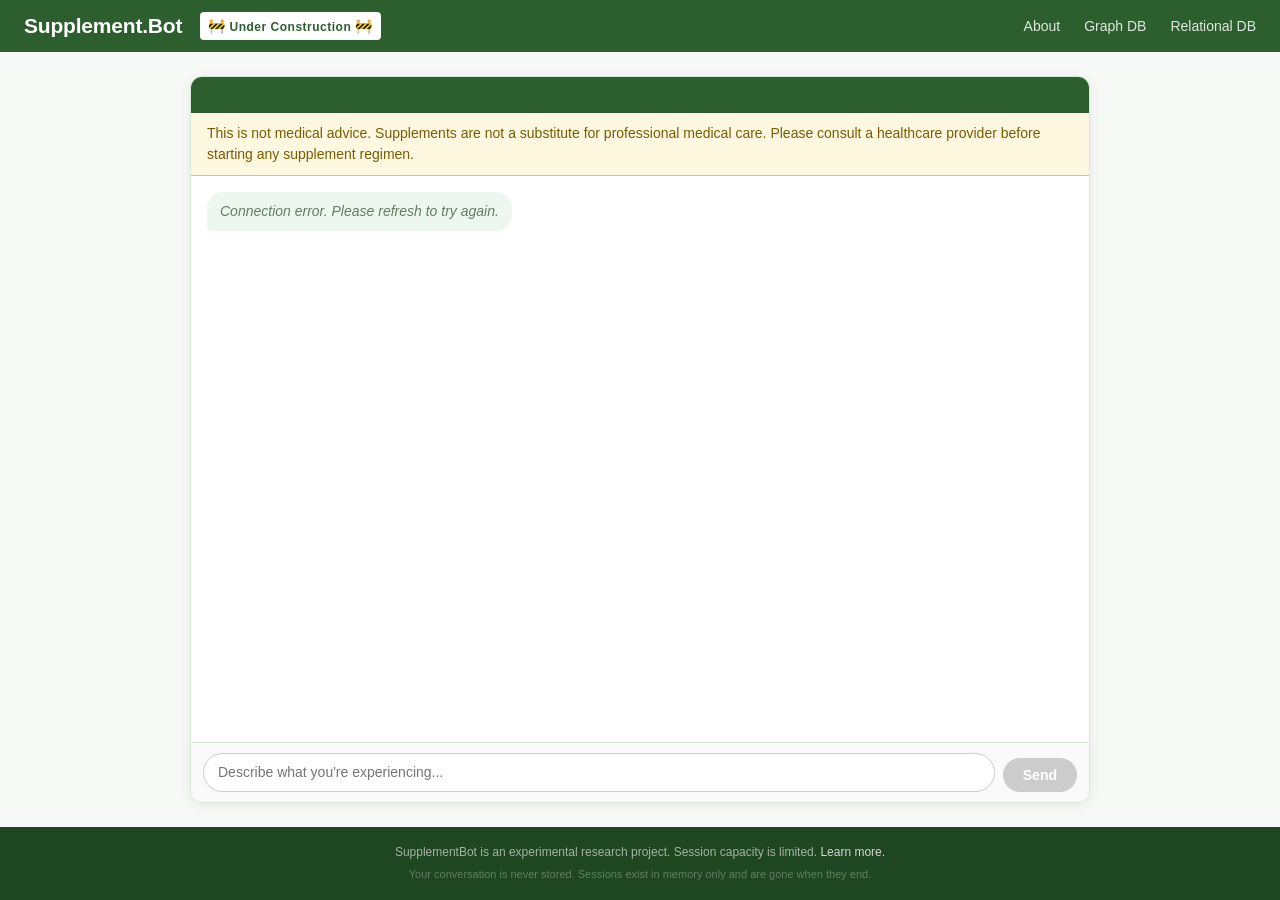
<file: index.html>
<!DOCTYPE html>
<html lang="en">
<head>
    <meta charset="UTF-8">
    <meta name="viewport" content="width=device-width, initial-scale=1.0">
    <title>SupplementBot — Symptom-Guided Supplement Intake</title>
    <link rel="stylesheet" href="style.css">
</head>
<body>
    <nav class="site-nav">
        <a href="/" class="nav-brand">Supplement.Bot</a>
                <span id="construction-badge"><span class="badge-icon">🚧</span> <strong>Under Construction</strong> <span class="badge-icon">🚧</span></span>
        <div class="nav-links">
            <a href="/about.html">About</a>
            <a href="/explore/graph.html">Graph DB</a>
            <a href="/explore/relational.html">Relational DB</a>
        </div>
    </nav>

    <div id="donor-banner" class="hidden">
        <span>Thank you for your donation — it means the world. Your session is on us. 💚</span>
        <button id="donor-banner-close" aria-label="Dismiss">&times;</button>
    </div>

    <main class="chat-page">
        <div id="chat-layout">

        <aside id="debug-panel" class="hidden">
            <h2>LLM Prompt</h2>
            <div id="debug-turns"></div>
        </aside>

        <div id="app">
            <div id="app-header"></div>

            <div id="disclaimer">
                This is not medical advice. Supplements are not a substitute for
                professional medical care. Please consult a healthcare provider
                before starting any supplement regimen.
            </div>

            <div id="chat-container">
                <div id="messages"></div>
                <div id="typing-indicator" class="hidden">
                    <span class="dot"></span><span class="dot"></span><span class="dot"></span>
                </div>
            </div>

            <div id="emergency-block" class="hidden">
                <h2>Please seek immediate help</h2>
                <p><strong>Emergency:</strong> Call <a href="tel:911">911</a></p>
                <p><strong>Crisis Hotline:</strong> Call or text <a href="tel:988">988</a></p>
                <p><strong>Crisis Text Line:</strong> Text HOME to 741741</p>
                <p>If you are experiencing a medical emergency, please contact
                   emergency services immediately.</p>
            </div>

            <div id="denied-block" class="hidden">
                <p id="denied-message"></p>
            </div>

            <form id="input-form">
                <textarea id="user-input" placeholder="Describe what you're experiencing..."
                          autocomplete="off" autofocus rows="1"></textarea>
                <button type="submit" id="send-btn">Send</button>
            </form>
        </div>

        <aside id="citations-panel" class="hidden">
            <h2>Research Support</h2>
            <p class="citations-intro">PubMed citations associated with ingredients discussed below.</p>
            <div id="citations-list"></div>
        </aside>

        </div><!-- end chat-layout -->
    </main>

    <footer class="site-footer">
        <p>SupplementBot is an experimental research project. Session capacity is limited. <a href="/about.html">Learn more.</a></p>
        <p class="footer-privacy">Your conversation is never stored. Sessions exist in memory only and are gone when they end.</p>
    </footer>

    <script src="chat.js"></script>
</body>
</html>
</file>
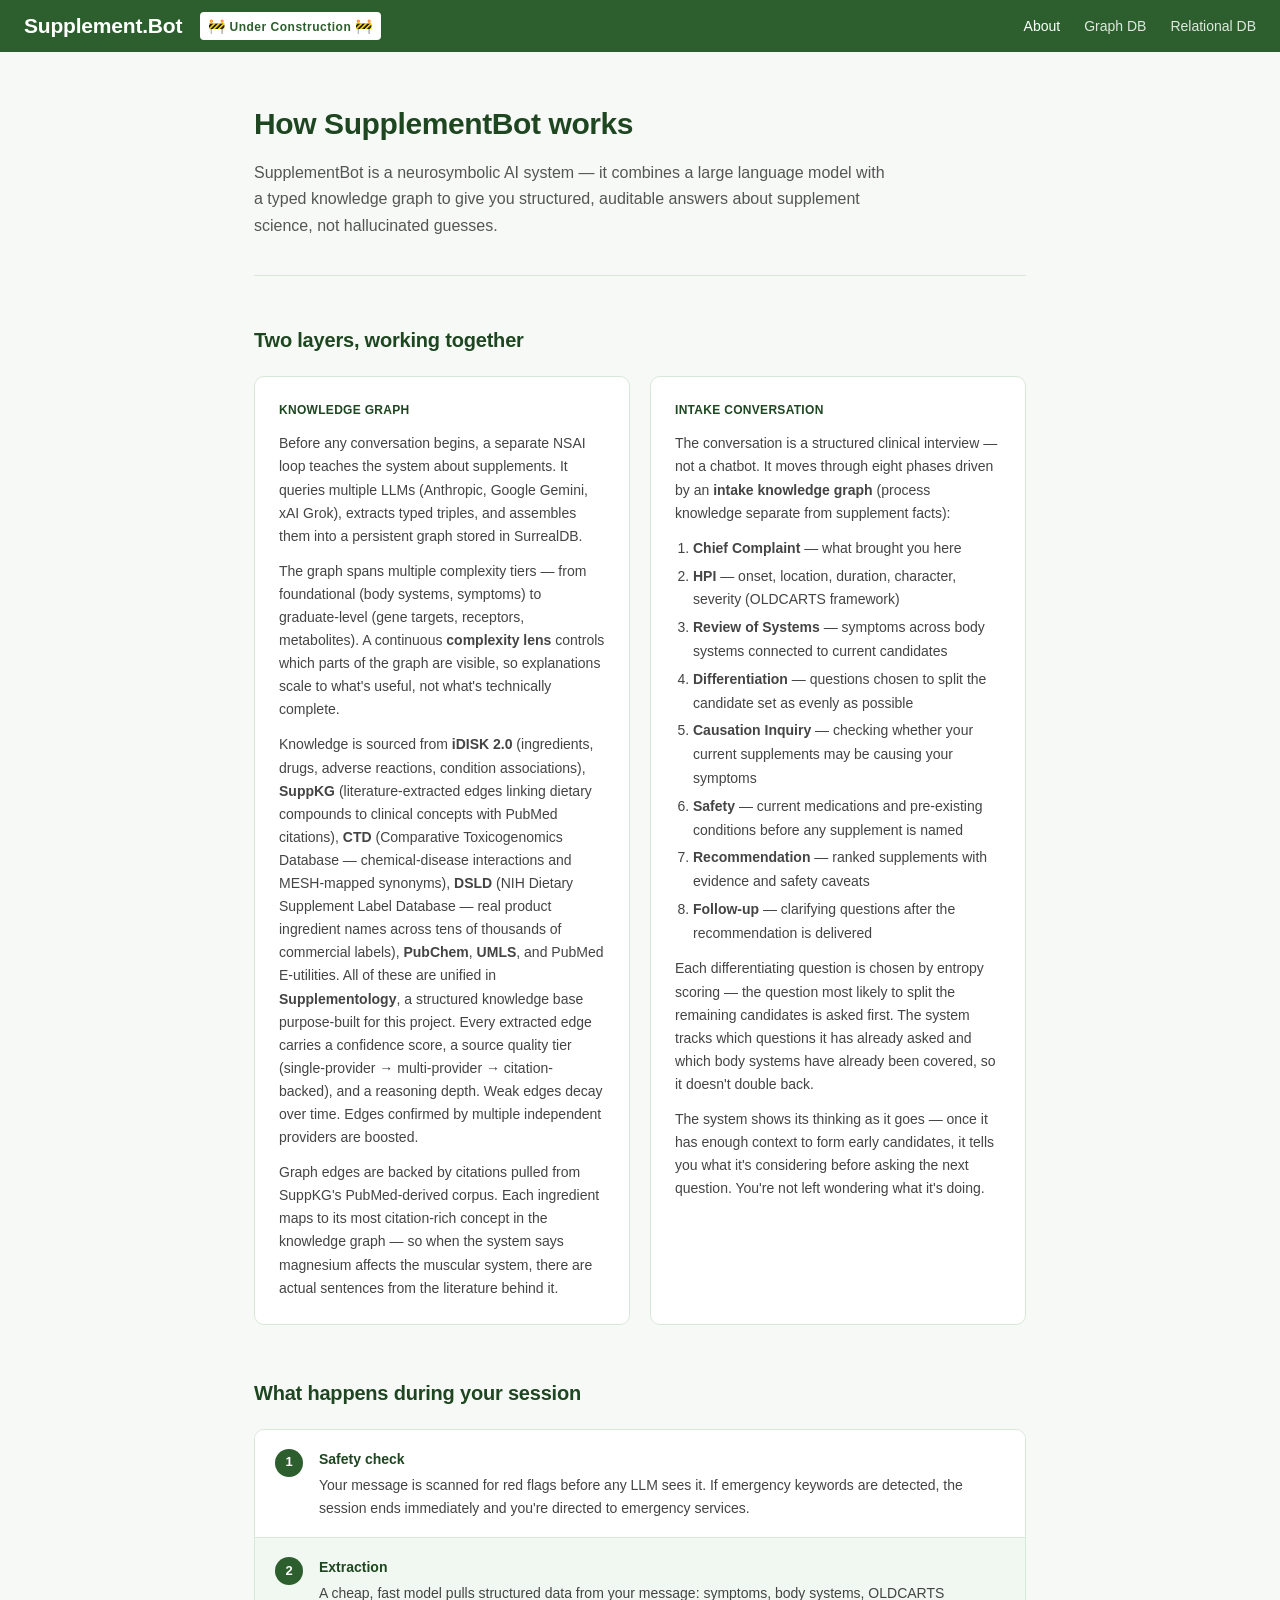
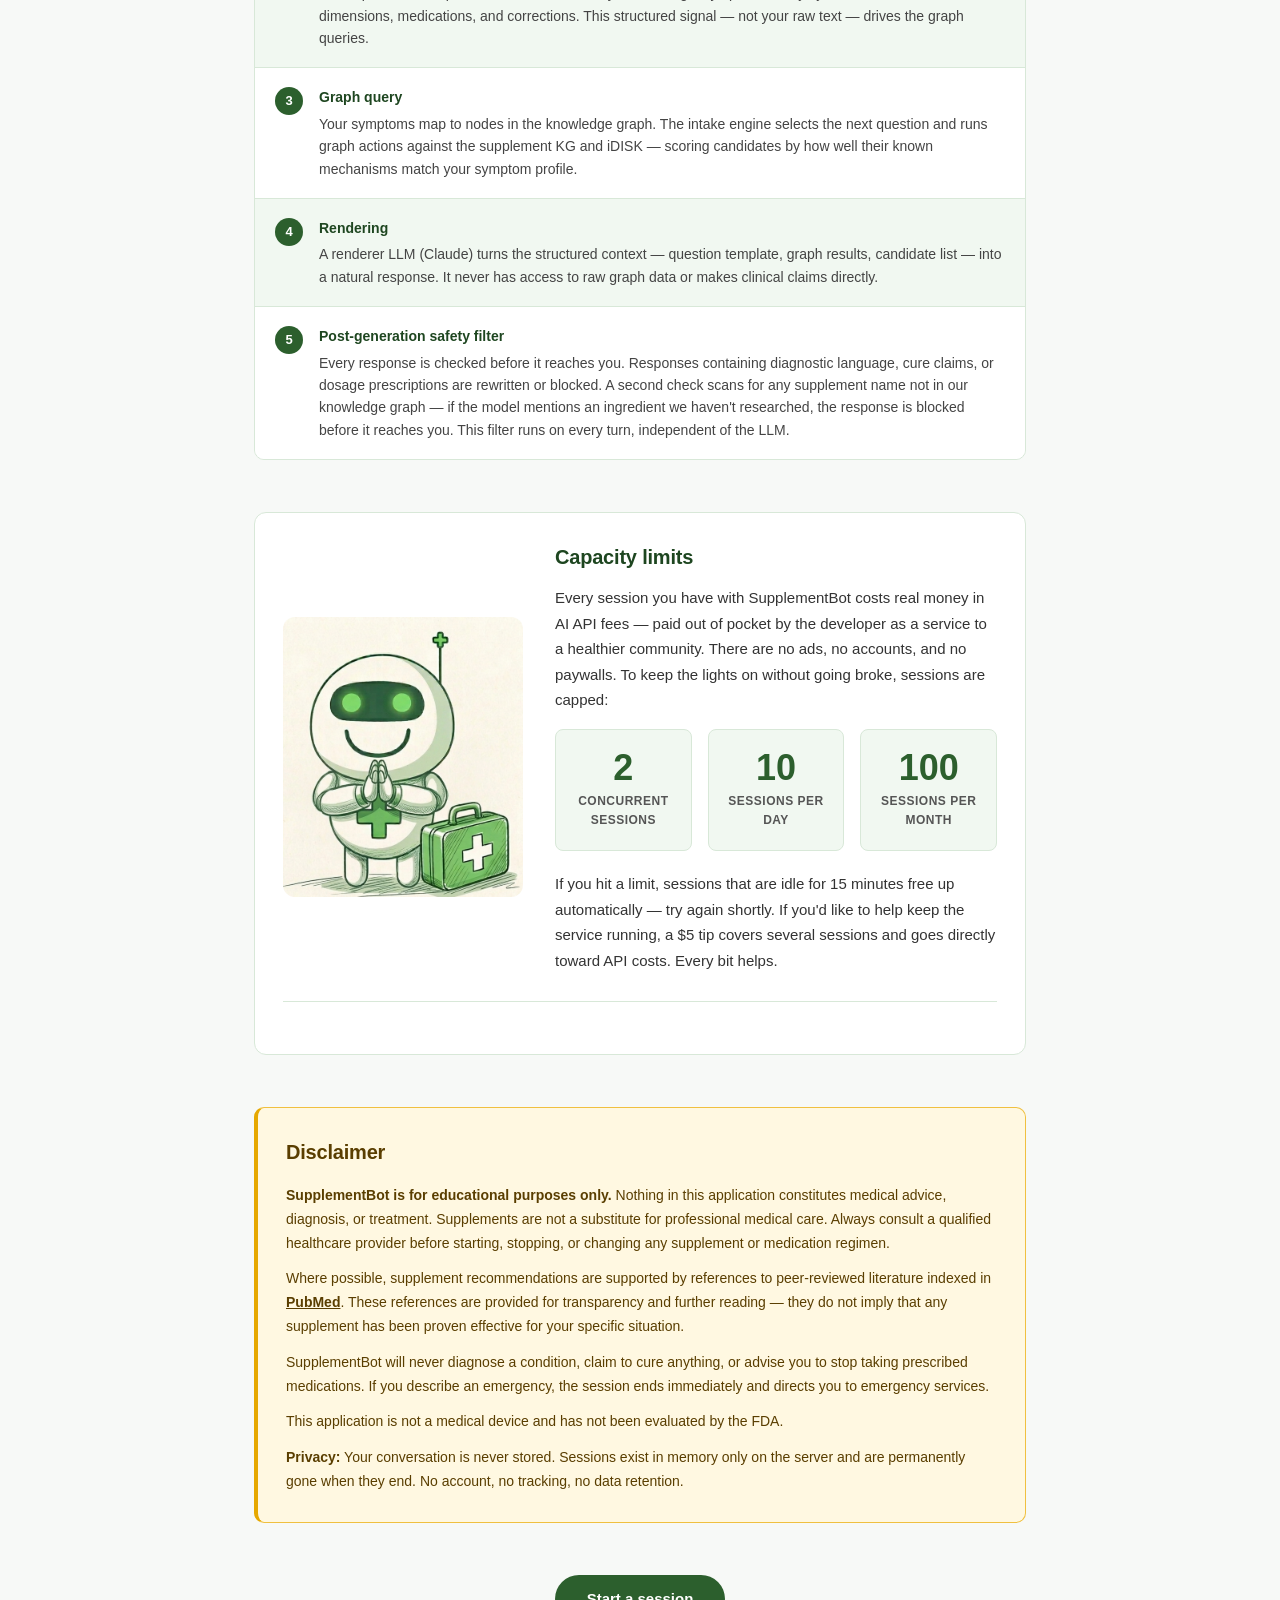
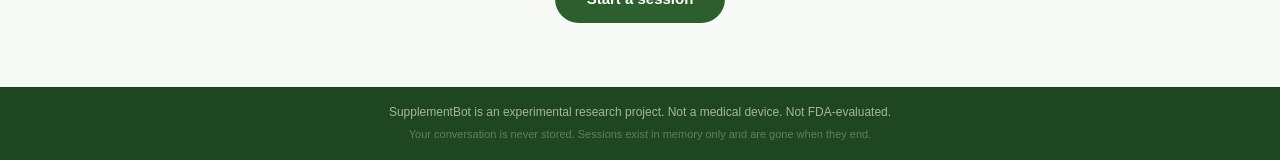
<file: about.html>
<!DOCTYPE html>
<html lang="en" class="scrollable">
<head>
    <meta charset="UTF-8">
    <meta name="viewport" content="width=device-width, initial-scale=1.0">
    <title>About — SupplementBot</title>
    <link rel="stylesheet" href="style.css">
</head>
<body>
    <nav class="site-nav">
        <a href="/" class="nav-brand">Supplement.Bot</a>
        <span id="construction-badge"><span class="badge-icon">🚧</span> <strong>Under Construction</strong> <span class="badge-icon">🚧</span></span>
        <div class="nav-links">
            <a href="/about.html" class="active">About</a>
            <a href="/explore/graph.html">Graph DB</a>
            <a href="/explore/relational.html">Relational DB</a>
        </div>
    </nav>

    <main class="about-page">

        <section class="about-hero">
            <h1>How SupplementBot works</h1>
            <p>SupplementBot is a neurosymbolic AI system — it combines a large language model with a typed knowledge graph to give you structured, auditable answers about supplement science, not hallucinated guesses.</p>
        </section>

        <section class="about-section">
            <h2>Two layers, working together</h2>
            <div class="two-col">
                <div class="col-card">
                    <h3>Knowledge graph</h3>
                    <p>Before any conversation begins, a separate NSAI loop teaches the system about supplements. It queries multiple LLMs (Anthropic, Google Gemini, xAI Grok), extracts typed triples, and assembles them into a persistent graph stored in SurrealDB.</p>
                    <p>The graph spans multiple complexity tiers — from foundational (body systems, symptoms) to graduate-level (gene targets, receptors, metabolites). A continuous <strong>complexity lens</strong> controls which parts of the graph are visible, so explanations scale to what's useful, not what's technically complete.</p>
                    <p>Knowledge is sourced from <strong>iDISK 2.0</strong> (ingredients, drugs, adverse reactions, condition associations), <strong>SuppKG</strong> (literature-extracted edges linking dietary compounds to clinical concepts with PubMed citations), <strong>CTD</strong> (Comparative Toxicogenomics Database — chemical-disease interactions and MESH-mapped synonyms), <strong>DSLD</strong> (NIH Dietary Supplement Label Database — real product ingredient names across tens of thousands of commercial labels), <strong>PubChem</strong>, <strong>UMLS</strong>, and PubMed E-utilities. All of these are unified in <strong>Supplementology</strong>, a structured knowledge base purpose-built for this project. Every extracted edge carries a confidence score, a source quality tier (single-provider → multi-provider → citation-backed), and a reasoning depth. Weak edges decay over time. Edges confirmed by multiple independent providers are boosted.</p>
                    <p>Graph edges are backed by citations pulled from SuppKG's PubMed-derived corpus. Each ingredient maps to its most citation-rich concept in the knowledge graph — so when the system says magnesium affects the muscular system, there are actual sentences from the literature behind it.</p>
                </div>
                <div class="col-card">
                    <h3>Intake conversation</h3>
                    <p>The conversation is a structured clinical interview — not a chatbot. It moves through eight phases driven by an <strong>intake knowledge graph</strong> (process knowledge separate from supplement facts):</p>
                    <ol class="phase-list">
                        <li><strong>Chief Complaint</strong> — what brought you here</li>
                        <li><strong>HPI</strong> — onset, location, duration, character, severity (OLDCARTS framework)</li>
                        <li><strong>Review of Systems</strong> — symptoms across body systems connected to current candidates</li>
                        <li><strong>Differentiation</strong> — questions chosen to split the candidate set as evenly as possible</li>
                        <li><strong>Causation Inquiry</strong> — checking whether your current supplements may be causing your symptoms</li>
                        <li><strong>Safety</strong> — current medications and pre-existing conditions before any supplement is named</li>
                        <li><strong>Recommendation</strong> — ranked supplements with evidence and safety caveats</li>
                        <li><strong>Follow-up</strong> — clarifying questions after the recommendation is delivered</li>
                    </ol>
                    <p>Each differentiating question is chosen by entropy scoring — the question most likely to split the remaining candidates is asked first. The system tracks which questions it has already asked and which body systems have already been covered, so it doesn't double back.</p>
                    <p>The system shows its thinking as it goes — once it has enough context to form early candidates, it tells you what it's considering before asking the next question. You're not left wondering what it's doing.</p>
                </div>
            </div>
        </section>

        <section class="about-section">
            <h2>What happens during your session</h2>
            <div class="pipeline">
                <div class="pipeline-step">
                    <span class="step-num">1</span>
                    <div>
                        <strong>Safety check</strong>
                        <p>Your message is scanned for red flags before any LLM sees it. If emergency keywords are detected, the session ends immediately and you're directed to emergency services.</p>
                    </div>
                </div>
                <div class="pipeline-step">
                    <span class="step-num">2</span>
                    <div>
                        <strong>Extraction</strong>
                        <p>A cheap, fast model pulls structured data from your message: symptoms, body systems, OLDCARTS dimensions, medications, and corrections. This structured signal — not your raw text — drives the graph queries.</p>
                    </div>
                </div>
                <div class="pipeline-step">
                    <span class="step-num">3</span>
                    <div>
                        <strong>Graph query</strong>
                        <p>Your symptoms map to nodes in the knowledge graph. The intake engine selects the next question and runs graph actions against the supplement KG and iDISK — scoring candidates by how well their known mechanisms match your symptom profile.</p>
                    </div>
                </div>
                <div class="pipeline-step">
                    <span class="step-num">4</span>
                    <div>
                        <strong>Rendering</strong>
                        <p>A renderer LLM (Claude) turns the structured context — question template, graph results, candidate list — into a natural response. It never has access to raw graph data or makes clinical claims directly.</p>
                    </div>
                </div>
                <div class="pipeline-step">
                    <span class="step-num">5</span>
                    <div>
                        <strong>Post-generation safety filter</strong>
                        <p>Every response is checked before it reaches you. Responses containing diagnostic language, cure claims, or dosage prescriptions are rewritten or blocked. A second check scans for any supplement name not in our knowledge graph — if the model mentions an ingredient we haven't researched, the response is blocked before it reaches you. This filter runs on every turn, independent of the LLM.</p>
                    </div>
                </div>
            </div>
        </section>

        <section class="about-section about-limits" id="capacity">
            <div class="limits-hero">
                <img src="bot.png" alt="SupplementBot mascot" class="limits-mascot">
                <div class="limits-text">
                    <h2>Capacity limits</h2>
                    <p>Every session you have with SupplementBot costs real money in AI API fees — paid out of pocket by the developer as a service to a healthier community. There are no ads, no accounts, and no paywalls. To keep the lights on without going broke, sessions are capped:</p>
                    <div class="limits-grid">
                        <div class="limit-card">
                            <span class="limit-num">2</span>
                            <span class="limit-label">concurrent sessions</span>
                        </div>
                        <div class="limit-card">
                            <span class="limit-num">10</span>
                            <span class="limit-label">sessions per day</span>
                        </div>
                        <div class="limit-card">
                            <span class="limit-num">100</span>
                            <span class="limit-label">sessions per month</span>
                        </div>
                    </div>
                    <p>If you hit a limit, sessions that are idle for 15 minutes free up automatically — try again shortly. If you'd like to help keep the service running, a $5 tip covers several sessions and goes directly toward API costs. Every bit helps.</p>
                </div>
            </div>
            <div class="limits-stripe">
                <script async src="https://js.stripe.com/v3/buy-button.js"></script>
                <stripe-buy-button
                    buy-button-id="buy_btn_1TGSfKBPb6BbiDhAg5iNzHie"
                    publishable-key="pk_live_51TGREaBPb6BbiDhAraoyB5AECcX2pMSNjJ5GsBDpA8kOOJljAivQil7CBOOPVVL7HxpmArcJGsTwqNEZorev7cWp00NJZHFh98">
                </stripe-buy-button>
            </div>
        </section>

        <section class="about-disclaimer">
            <h2>Disclaimer</h2>
            <p><strong>SupplementBot is for educational purposes only.</strong> Nothing in this application constitutes medical advice, diagnosis, or treatment. Supplements are not a substitute for professional medical care. Always consult a qualified healthcare provider before starting, stopping, or changing any supplement or medication regimen.</p>
            <p>Where possible, supplement recommendations are supported by references to peer-reviewed literature indexed in <a href="https://pubmed.ncbi.nlm.nih.gov/" target="_blank" rel="noopener">PubMed</a>. These references are provided for transparency and further reading — they do not imply that any supplement has been proven effective for your specific situation.</p>
            <p>SupplementBot will never diagnose a condition, claim to cure anything, or advise you to stop taking prescribed medications. If you describe an emergency, the session ends immediately and directs you to emergency services.</p>
            <p>This application is not a medical device and has not been evaluated by the FDA.</p>
            <p><strong>Privacy:</strong> Your conversation is never stored. Sessions exist in memory only on the server and are permanently gone when they end. No account, no tracking, no data retention.</p>
        </section>

        <div class="about-cta">
            <a href="/" class="cta-btn">Start a session</a>
        </div>

    </main>

    <footer class="site-footer">
        <p>SupplementBot is an experimental research project. Not a medical device. Not FDA-evaluated.</p>
        <p class="footer-privacy">Your conversation is never stored. Sessions exist in memory only and are gone when they end.</p>
    </footer>
</body>
</html>
</file>
<file: style.css>
/* ============================================================
   Reset & base
   ============================================================ */

*, *::before, *::after {
    margin: 0;
    padding: 0;
    box-sizing: border-box;
}

:root {
    --green-dark:   #1e4620;
    --green:        #2c5f2d;
    --green-mid:    #3a7d3c;
    --green-light:  #e8f5e9;
    --green-pale:   #f1f8f1;
    --text:         #1a1a1a;
    --text-muted:   #555;
    --border:       #d8e8d8;
    --bg:           #f7f9f7;
    --white:        #ffffff;
    --warning-bg:   #fff8e1;
    --warning-text: #795b00;
    --warning-border: #f0c040;
    --danger:       #c62828;
    --danger-bg:    #ffebee;
}

html, body {
    height: 100%;
}

/* Chat page: no scrollbar — widget fills exactly */
html:not(.scrollable), html:not(.scrollable) body {
    overflow: hidden;
}

html {
    font-size: 16px;
    -webkit-text-size-adjust: 100%;
}

body {
    font-family: -apple-system, BlinkMacSystemFont, "Segoe UI", Roboto, sans-serif;
    background: var(--bg);
    color: var(--text);
    line-height: 1.6;
    display: flex;
    flex-direction: column;
}

a {
    color: var(--green);
    text-decoration: none;
}

a:hover {
    text-decoration: underline;
}

/* ============================================================
   Site nav
   ============================================================ */

.site-nav {
    background: var(--green);
    padding: 0 24px;
    height: 52px;
    min-height: 52px;
    max-height: 52px;
    display: flex;
    align-items: center;
    justify-content: flex-start;
    width: 100%;
    overflow: hidden;
    box-sizing: border-box;
}

.nav-brand {
    color: #fff;
    font-size: 21px;
    font-weight: 700;
    letter-spacing: -0.2px;
    text-decoration: none;
}

.nav-brand:hover {
    text-decoration: none;
    opacity: 0.9;
}

.nav-links {
    display: flex;
    gap: 24px;
    margin-left: auto;
}

.nav-links a {
    color: rgba(255,255,255,0.85);
    font-size: 14px;
    font-weight: 500;
    text-decoration: none;
}

.nav-links a:hover,
.nav-links a.active {
    color: #fff;
    text-decoration: none;
}

/* ============================================================
   Site footer
   ============================================================ */

.site-footer {
    background: var(--green-dark);
    color: rgba(255,255,255,0.6);
    font-size: 12px;
    text-align: center;
    padding: 16px 24px;
    width: 100%;
}

.site-footer a {
    color: rgba(255,255,255,0.8);
}

/* Donor thank-you banner */
#donor-banner {
    background: var(--green-mid);
    color: #fff;
    padding: 10px 20px;
    display: flex;
    align-items: center;
    justify-content: center;
    gap: 12px;
    font-size: 14px;
    font-weight: 500;
    animation: fadeIn 0.4s ease;
}

#donor-banner-close {
    background: none;
    border: none;
    color: rgba(255,255,255,0.8);
    font-size: 20px;
    cursor: pointer;
    line-height: 1;
    padding: 0 4px;
    margin-left: auto;
}

#donor-banner-close:hover {
    color: #fff;
}

.footer-privacy {
    margin-top: 4px;
    font-size: 11px;
    opacity: 0.5;
}

/* ============================================================
   Chat page layout
   ============================================================ */

.chat-page {
    flex: 1;
    display: flex;
    flex-direction: column;
    align-items: stretch;
    padding: 24px;
    overflow: hidden;
}

/* Two-column wrapper — chat stays centered, citations float right */
#chat-layout {
    flex: 1;
    display: grid;
    grid-template-columns: 1fr minmax(0, 900px) 1fr;
    gap: 0;
    min-height: 0;
}

/* Debug prompt panel (left column) */
#debug-panel {
    grid-column: 1;
    justify-self: end;
    width: 360px;
    margin-right: 20px;
    background: #1e1e2e;
    color: #cdd6f4;
    border-radius: 12px;
    padding: 20px;
    overflow-y: auto;
    font-family: monospace;
    font-size: 11px;
    animation: fadeIn 0.3s ease;
}

#debug-panel h2 {
    font-size: 13px;
    font-weight: 700;
    color: #a6e3a1;
    margin-bottom: 12px;
}

.debug-turn {
    margin-bottom: 20px;
    border-top: 1px solid #45475a;
    padding-top: 10px;
}

.debug-turn h3 {
    font-size: 11px;
    color: #89b4fa;
    margin-bottom: 6px;
}

.debug-prompt-text {
    white-space: pre-wrap;
    word-break: break-word;
    line-height: 1.5;
    color: #cdd6f4;
}

/* with-debug and with-citations classes kept for JS hooks but grid handles layout */

/* Citations panel — right column, doesn't shift the chat */
#citations-panel {
    grid-column: 3;
    width: 320px;
    max-height: 100%;
    background: var(--white);
    border: 1px solid var(--border);
    border-radius: 12px;
    padding: 20px;
    margin-left: 20px;
    overflow-y: auto;
    animation: fadeIn 0.3s ease;
    align-self: start;
}

#citations-panel h2 {
    font-size: 15px;
    font-weight: 700;
    color: var(--green-dark);
    margin-bottom: 6px;
}

.citations-intro {
    font-size: 12px;
    color: var(--text-muted);
    margin-bottom: 16px;
    line-height: 1.4;
}

.citation-group {
    margin-bottom: 20px;
}

.citation-group h3 {
    font-size: 13px;
    font-weight: 700;
    color: var(--green-dark);
    text-transform: capitalize;
    margin-bottom: 8px;
    padding-bottom: 4px;
    border-bottom: 1px solid var(--border);
}

.citation-item {
    margin-bottom: 10px;
}

.citation-sentence {
    font-size: 12px;
    color: #444;
    line-height: 1.5;
    margin-bottom: 4px;
}

.citation-link {
    font-size: 11px;
    font-weight: 600;
    color: var(--green);
    text-decoration: none;
}

.citation-link:hover {
    text-decoration: underline;
}

.citation-extras.hidden {
    display: none;
}

.citation-toggle {
    background: none;
    border: none;
    padding: 0;
    margin-top: 4px;
    font-size: 11px;
    font-weight: 600;
    color: var(--green);
    cursor: pointer;
    text-decoration: underline;
    text-underline-offset: 2px;
}

.citation-toggle:hover {
    color: var(--green-dark);
}

@media (max-width: 900px) {
    #citations-panel {
        display: none;
    }
}

/* The chat widget — always in the center grid column */
#app {
    grid-column: 2;
    width: 100%;
    display: flex;
    flex-direction: column;
    background: var(--white);
    border: 1px solid var(--border);
    border-radius: 12px;
    box-shadow: 0 2px 12px rgba(0,0,0,0.07);
    overflow: hidden;
    min-height: 0;
}


#app-header {
    padding: 8px 16px;
    background: var(--green);
    display: flex;
    align-items: center;
    justify-content: flex-start;
    min-height: 36px;
}

#construction-badge {
    font-size: 12px;
    font-weight: 600;
    text-transform: capitalize;
    letter-spacing: 0.5px;
    color: var(--green);
    background: var(--white);
    padding: 3px 8px;
    border-radius: 4px;
    margin-left: 18px;
    white-space: nowrap;
    flex-shrink: 0;
}

#construction-badge .badge-icon {
    font-size: 14px;
}

/* Disclaimer banner */
#disclaimer {
    padding: 10px 16px;
    background: var(--warning-bg);
    color: var(--warning-text);
    font-size: 14px;
    font-weight: 500;
    line-height: 1.5;
    border-bottom: 1px solid var(--warning-border);
}

/* Chat container */
#chat-container {
    flex: 1;
    overflow-y: auto;
    padding: 16px;
    display: flex;
    flex-direction: column;
}

#messages {
    display: flex;
    flex-direction: column;
    gap: 10px;
}

/* Message bubbles */
.message {
    max-width: 85%;
    padding: 9px 13px;
    border-radius: 16px;
    line-height: 1.5;
    font-size: 14px;
    word-wrap: break-word;
    animation: fadeIn 0.2s ease;
}

.message.agent {
    background: var(--green-light);
    color: var(--green-dark);
    align-self: flex-start;
    border-bottom-left-radius: 4px;
}

.message.user {
    background: var(--green);
    color: #fff;
    align-self: flex-end;
    border-bottom-right-radius: 4px;
}

@keyframes fadeIn {
    from { opacity: 0; transform: translateY(4px); }
    to   { opacity: 1; transform: translateY(0); }
}

/* Typing indicator */
#typing-indicator {
    display: flex;
    gap: 4px;
    padding: 9px 13px;
    align-self: flex-start;
}

#typing-indicator .dot {
    width: 7px;
    height: 7px;
    background: #bbb;
    border-radius: 50%;
    animation: bounce 1.2s infinite;
}

#typing-indicator .dot:nth-child(2) { animation-delay: 0.2s; }
#typing-indicator .dot:nth-child(3) { animation-delay: 0.4s; }

@keyframes bounce {
    0%, 60%, 100% { transform: translateY(0); }
    30%            { transform: translateY(-5px); }
}

.hidden {
    display: none !important;
}

/* Emergency block */
#emergency-block {
    padding: 24px 16px;
    background: var(--danger-bg);
    color: var(--danger);
    text-align: center;
    border-top: 2px solid var(--danger);
}

#emergency-block h2 {
    margin-bottom: 12px;
    font-size: 18px;
}

#emergency-block p {
    margin: 6px 0;
    font-size: 15px;
}

#emergency-block a {
    color: var(--danger);
    font-weight: 700;
    text-decoration: underline;
}

/* Denied block */
#denied-block {
    padding: 32px 16px;
    text-align: center;
    color: var(--text-muted);
    font-size: 15px;
    line-height: 1.7;
}

#denied-block a {
    color: var(--green);
    font-weight: 600;
    white-space: nowrap;
}

/* Input form */
#input-form {
    display: flex;
    align-items: flex-end;
    padding: 10px 12px;
    border-top: 1px solid var(--border);
    background: #fafafa;
    gap: 8px;
}

#user-input {
    flex: 1;
    padding: 9px 14px;
    border: 1px solid #ccc;
    border-radius: 20px;
    font-size: 14px;
    outline: none;
    background: var(--white);
    transition: border-color 0.15s;
    resize: none;
    line-height: 1.4;
    min-height: 38px;
    max-height: 160px;
    overflow-y: auto;
    font-family: inherit;
    box-sizing: border-box;
    align-self: flex-end;
}

#user-input:focus {
    border-color: var(--green-mid);
}

#send-btn {
    padding: 9px 20px;
    background: var(--green);
    color: #fff;
    border: none;
    border-radius: 20px;
    font-size: 14px;
    font-weight: 600;
    cursor: pointer;
    transition: background 0.15s;
    white-space: nowrap;
}

#send-btn:hover {
    background: var(--green-dark);
}

#send-btn:disabled {
    background: #ccc;
    cursor: not-allowed;
}

/* ============================================================
   About page
   ============================================================ */

.about-page {
    max-width: 820px;
    margin: 0 auto;
    padding: 48px 24px 64px;
    width: 100%;
}

.about-hero {
    margin-bottom: 48px;
    border-bottom: 1px solid var(--border);
    padding-bottom: 36px;
}

.about-hero h1 {
    font-size: 30px;
    font-weight: 700;
    color: var(--green-dark);
    letter-spacing: -0.4px;
    margin-bottom: 12px;
}

.about-hero p {
    font-size: 16px;
    color: var(--text-muted);
    max-width: 640px;
    line-height: 1.65;
}

.about-section {
    margin-bottom: 52px;
}

.about-section h2 {
    font-size: 20px;
    font-weight: 700;
    color: var(--green-dark);
    margin-bottom: 20px;
    letter-spacing: -0.2px;
}

.about-section p {
    font-size: 15px;
    color: #333;
    line-height: 1.7;
    margin-bottom: 14px;
}

.about-section p:last-child {
    margin-bottom: 0;
}

/* Two-column layout */
.two-col {
    display: grid;
    grid-template-columns: 1fr 1fr;
    gap: 20px;
}

.col-card {
    background: var(--white);
    border: 1px solid var(--border);
    border-radius: 10px;
    padding: 24px;
}

.col-card h3 {
    font-size: 15px;
    font-weight: 700;
    color: var(--green-dark);
    margin-bottom: 12px;
    text-transform: uppercase;
    letter-spacing: 0.3px;
    font-size: 12px;
}

.col-card p {
    font-size: 14px;
    color: #444;
    line-height: 1.65;
    margin-bottom: 12px;
}

.col-card p:last-child {
    margin-bottom: 0;
}

/* Phase list inside col-card */
.phase-list {
    margin: 12px 0 12px 18px;
    font-size: 14px;
    color: #444;
    line-height: 1.7;
}

.phase-list li {
    margin-bottom: 4px;
}

/* Pipeline */
.pipeline {
    display: flex;
    flex-direction: column;
    gap: 0;
    border: 1px solid var(--border);
    border-radius: 10px;
    overflow: hidden;
}

.pipeline-step {
    display: flex;
    gap: 16px;
    padding: 18px 20px;
    border-bottom: 1px solid var(--border);
    background: var(--white);
    align-items: flex-start;
}

.pipeline-step:last-child {
    border-bottom: none;
}

.pipeline-step:nth-child(even) {
    background: var(--green-pale);
}

.step-num {
    flex-shrink: 0;
    width: 28px;
    height: 28px;
    background: var(--green);
    color: #fff;
    border-radius: 50%;
    display: flex;
    align-items: center;
    justify-content: center;
    font-size: 13px;
    font-weight: 700;
    margin-top: 1px;
}

.pipeline-step strong {
    display: block;
    font-size: 14px;
    color: var(--green-dark);
    margin-bottom: 4px;
}

.pipeline-step p {
    font-size: 14px;
    color: #444;
    margin: 0;
    line-height: 1.6;
}

/* Limits section */
.about-limits {
    background: var(--white);
    border: 1px solid var(--border);
    border-radius: 12px;
    padding: 28px;
}

.limits-hero {
    display: flex;
    gap: 32px;
    align-items: center;
    margin-bottom: 28px;
}

.limits-mascot {
    width: 240px;
    flex-shrink: 0;
    border-radius: 12px;
}

.limits-text h2 {
    margin-bottom: 12px;
}

.limits-text p {
    margin-bottom: 16px;
}

.limits-text p:last-child {
    margin-bottom: 0;
}

.limits-stripe {
    border-top: 1px solid var(--border);
    padding-top: 24px;
    display: flex;
    justify-content: center;
}

@media (max-width: 640px) {
    .limits-hero {
        flex-direction: column;
    }

    .limits-mascot {
        width: 140px;
        align-self: center;
    }
}

.limits-grid {
    display: grid;
    grid-template-columns: repeat(3, 1fr);
    gap: 16px;
    margin-bottom: 20px;
}

.limit-card {
    text-align: center;
    background: var(--green-pale);
    border: 1px solid var(--border);
    border-radius: 8px;
    padding: 20px 12px;
    display: flex;
    flex-direction: column;
    gap: 6px;
}

.limit-num {
    font-size: 36px;
    font-weight: 800;
    color: var(--green);
    line-height: 1;
}

.limit-label {
    font-size: 12px;
    font-weight: 600;
    color: var(--text-muted);
    text-transform: uppercase;
    letter-spacing: 0.5px;
}

/* About disclaimer section */
.about-disclaimer {
    background: var(--warning-bg);
    border: 1px solid var(--warning-border);
    border-left: 4px solid #e6a800;
    border-radius: 10px;
    padding: 28px;
    margin-bottom: 52px;
}

.about-disclaimer h2 {
    font-size: 20px;
    font-weight: 700;
    color: #5a3e00;
    margin-bottom: 16px;
    letter-spacing: -0.2px;
}

.about-disclaimer p {
    font-size: 14px;
    color: #5a3e00;
    line-height: 1.7;
    margin-bottom: 12px;
}

.about-disclaimer p:last-child {
    margin-bottom: 0;
}

.about-disclaimer a {
    color: #5a3e00;
    font-weight: 600;
    text-decoration: underline;
}

/* CTA */
.about-cta {
    text-align: center;
    margin-top: 48px;
}

.cta-btn {
    display: inline-block;
    background: var(--green);
    color: #fff;
    font-size: 15px;
    font-weight: 600;
    padding: 12px 32px;
    border-radius: 24px;
    text-decoration: none;
    transition: background 0.15s;
}

.cta-btn:hover {
    background: var(--green-dark);
    text-decoration: none;
}

/* ============================================================
   Responsive
   ============================================================ */

@media (max-width: 640px) {
    .chat-intro h1 {
        font-size: 21px;
    }

    #app {
        border-radius: 8px;
        max-height: none;
        min-height: 400px;
    }

    .two-col {
        grid-template-columns: 1fr;
    }

    .limits-grid {
        grid-template-columns: 1fr;
    }

    .about-page {
        padding: 32px 16px 48px;
    }

    .about-hero h1 {
        font-size: 24px;
    }
}
</file>
